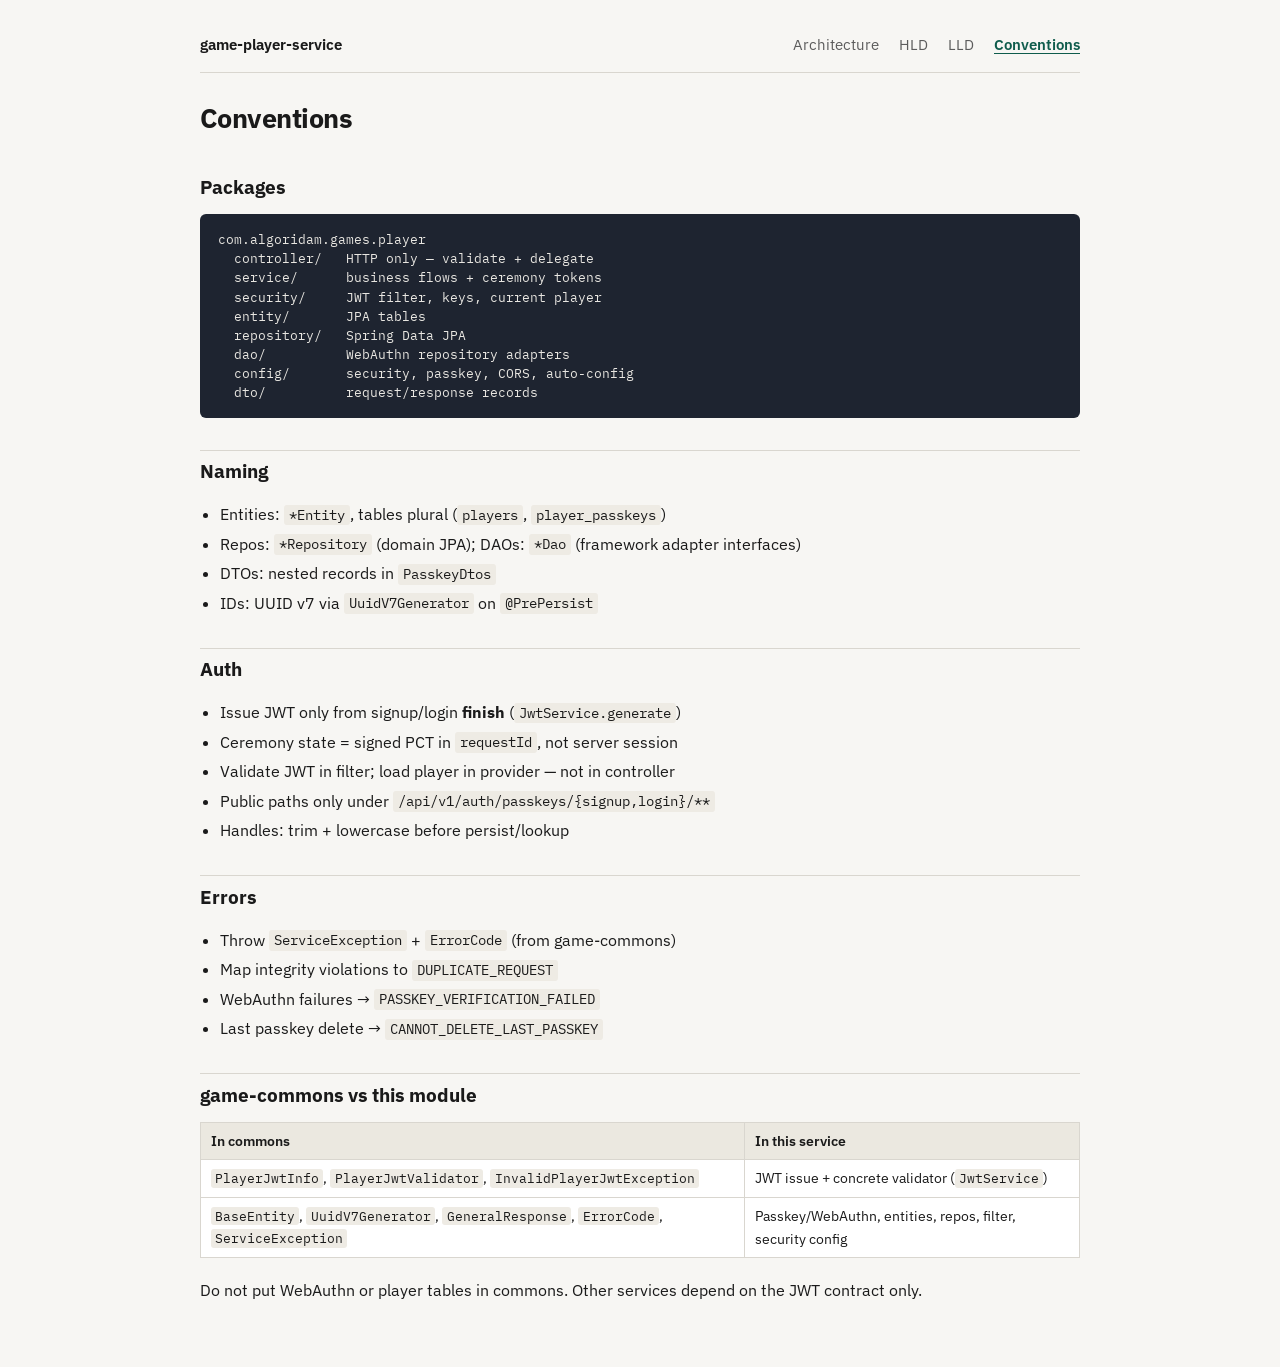
<file: game-docs/game-player-service/conventions.html>
<!DOCTYPE html>
<html lang="en">
<head>
  <meta charset="utf-8" />
  <meta name="viewport" content="width=device-width, initial-scale=1" />
  <title>Conventions — game-player-service</title>
  <link rel="preconnect" href="https://fonts.googleapis.com" />
  <link rel="preconnect" href="https://fonts.gstatic.com" crossorigin />
  <link href="https://fonts.googleapis.com/css2?family=IBM+Plex+Mono:wght@400;500&family=IBM+Plex+Sans:wght@400;600;700&display=swap" rel="stylesheet" />
  <link rel="stylesheet" href="../assets/style.css" />
</head>
<body>
  <div class="wrap">
    <nav class="top">
      <a class="brand" href="./">game-player-service</a>
      <a href="../architecture.html">Architecture</a>
      <a href="hld.html">HLD</a>
      <a href="lld.html">LLD</a>
      <a href="conventions.html" aria-current="page">Conventions</a>
    </nav>

    <h1>Conventions</h1>

    <h2>Packages</h2>
    <pre><code>com.algoridam.games.player
  controller/   HTTP only — validate + delegate
  service/      business flows + ceremony tokens
  security/     JWT filter, keys, current player
  entity/       JPA tables
  repository/   Spring Data JPA
  dao/          WebAuthn repository adapters
  config/       security, passkey, CORS, auto-config
  dto/          request/response records</code></pre>

    <h2>Naming</h2>
    <ul>
      <li>Entities: <code>*Entity</code>, tables plural (<code>players</code>, <code>player_passkeys</code>)</li>
      <li>Repos: <code>*Repository</code> (domain JPA); DAOs: <code>*Dao</code> (framework adapter interfaces)</li>
      <li>DTOs: nested records in <code>PasskeyDtos</code></li>
      <li>IDs: UUID v7 via <code>UuidV7Generator</code> on <code>@PrePersist</code></li>
    </ul>

    <h2>Auth</h2>
    <ul>
      <li>Issue JWT only from signup/login <strong>finish</strong> (<code>JwtService.generate</code>)</li>
      <li>Ceremony state = signed PCT in <code>requestId</code>, not server session</li>
      <li>Validate JWT in filter; load player in provider — not in controller</li>
      <li>Public paths only under <code>/api/v1/auth/passkeys/{signup,login}/**</code></li>
      <li>Handles: trim + lowercase before persist/lookup</li>
    </ul>

    <h2>Errors</h2>
    <ul>
      <li>Throw <code>ServiceException</code> + <code>ErrorCode</code> (from game-commons)</li>
      <li>Map integrity violations to <code>DUPLICATE_REQUEST</code></li>
      <li>WebAuthn failures → <code>PASSKEY_VERIFICATION_FAILED</code></li>
      <li>Last passkey delete → <code>CANNOT_DELETE_LAST_PASSKEY</code></li>
    </ul>

    <h2>game-commons vs this module</h2>
    <table>
      <thead>
        <tr><th>In commons</th><th>In this service</th></tr>
      </thead>
      <tbody>
        <tr>
          <td><code>PlayerJwtInfo</code>, <code>PlayerJwtValidator</code>, <code>InvalidPlayerJwtException</code></td>
          <td>JWT issue + concrete validator (<code>JwtService</code>)</td>
        </tr>
        <tr>
          <td><code>BaseEntity</code>, <code>UuidV7Generator</code>, <code>GeneralResponse</code>, <code>ErrorCode</code>, <code>ServiceException</code></td>
          <td>Passkey/WebAuthn, entities, repos, filter, security config</td>
        </tr>
      </tbody>
    </table>
    <p>Do not put WebAuthn or player tables in commons. Other services depend on the JWT contract only.</p>
  </div>
</body>
</html>
</file>
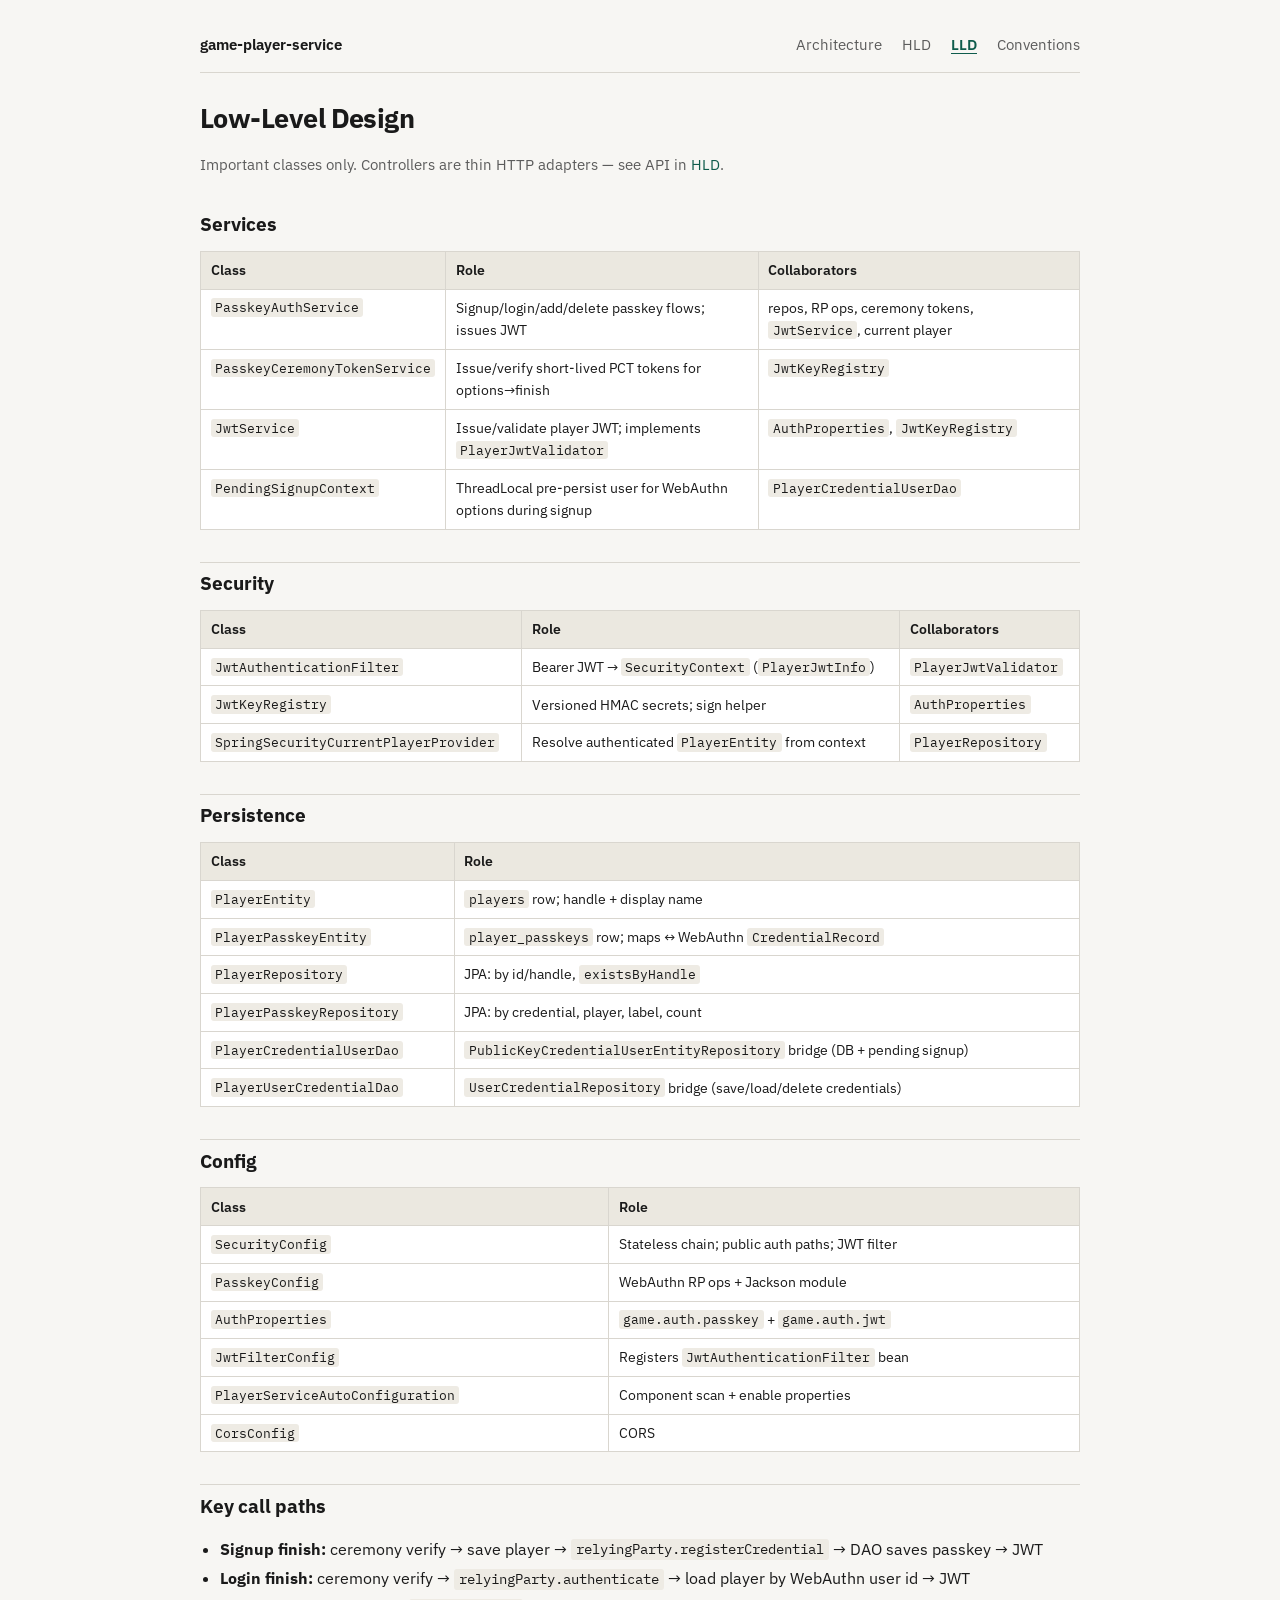
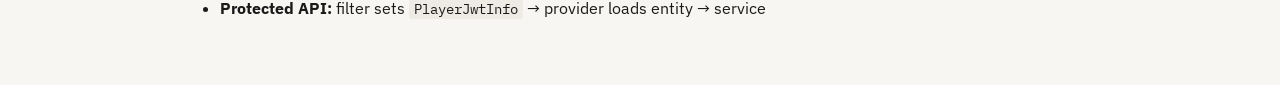
<file: game-docs/game-player-service/lld.html>
<!DOCTYPE html>
<html lang="en">
<head>
  <meta charset="utf-8" />
  <meta name="viewport" content="width=device-width, initial-scale=1" />
  <title>LLD — game-player-service</title>
  <link rel="preconnect" href="https://fonts.googleapis.com" />
  <link rel="preconnect" href="https://fonts.gstatic.com" crossorigin />
  <link href="https://fonts.googleapis.com/css2?family=IBM+Plex+Mono:wght@400;500&family=IBM+Plex+Sans:wght@400;600;700&display=swap" rel="stylesheet" />
  <link rel="stylesheet" href="../assets/style.css" />
</head>
<body>
  <div class="wrap">
    <nav class="top">
      <a class="brand" href="./">game-player-service</a>
      <a href="../architecture.html">Architecture</a>
      <a href="hld.html">HLD</a>
      <a href="lld.html" aria-current="page">LLD</a>
      <a href="conventions.html">Conventions</a>
    </nav>

    <h1>Low-Level Design</h1>
    <p class="muted">Important classes only. Controllers are thin HTTP adapters — see API in <a href="hld.html">HLD</a>.</p>

    <h2>Services</h2>
    <table>
      <thead>
        <tr><th>Class</th><th>Role</th><th>Collaborators</th></tr>
      </thead>
      <tbody>
        <tr><td><code>PasskeyAuthService</code></td><td>Signup/login/add/delete passkey flows; issues JWT</td><td>repos, RP ops, ceremony tokens, <code>JwtService</code>, current player</td></tr>
        <tr><td><code>PasskeyCeremonyTokenService</code></td><td>Issue/verify short-lived PCT tokens for options→finish</td><td><code>JwtKeyRegistry</code></td></tr>
        <tr><td><code>JwtService</code></td><td>Issue/validate player JWT; implements <code>PlayerJwtValidator</code></td><td><code>AuthProperties</code>, <code>JwtKeyRegistry</code></td></tr>
        <tr><td><code>PendingSignupContext</code></td><td>ThreadLocal pre-persist user for WebAuthn options during signup</td><td><code>PlayerCredentialUserDao</code></td></tr>
      </tbody>
    </table>

    <h2>Security</h2>
    <table>
      <thead>
        <tr><th>Class</th><th>Role</th><th>Collaborators</th></tr>
      </thead>
      <tbody>
        <tr><td><code>JwtAuthenticationFilter</code></td><td>Bearer JWT → <code>SecurityContext</code> (<code>PlayerJwtInfo</code>)</td><td><code>PlayerJwtValidator</code></td></tr>
        <tr><td><code>JwtKeyRegistry</code></td><td>Versioned HMAC secrets; sign helper</td><td><code>AuthProperties</code></td></tr>
        <tr><td><code>SpringSecurityCurrentPlayerProvider</code></td><td>Resolve authenticated <code>PlayerEntity</code> from context</td><td><code>PlayerRepository</code></td></tr>
      </tbody>
    </table>

    <h2>Persistence</h2>
    <table>
      <thead>
        <tr><th>Class</th><th>Role</th></tr>
      </thead>
      <tbody>
        <tr><td><code>PlayerEntity</code></td><td><code>players</code> row; handle + display name</td></tr>
        <tr><td><code>PlayerPasskeyEntity</code></td><td><code>player_passkeys</code> row; maps ↔ WebAuthn <code>CredentialRecord</code></td></tr>
        <tr><td><code>PlayerRepository</code></td><td>JPA: by id/handle, <code>existsByHandle</code></td></tr>
        <tr><td><code>PlayerPasskeyRepository</code></td><td>JPA: by credential, player, label, count</td></tr>
        <tr><td><code>PlayerCredentialUserDao</code></td><td><code>PublicKeyCredentialUserEntityRepository</code> bridge (DB + pending signup)</td></tr>
        <tr><td><code>PlayerUserCredentialDao</code></td><td><code>UserCredentialRepository</code> bridge (save/load/delete credentials)</td></tr>
      </tbody>
    </table>

    <h2>Config</h2>
    <table>
      <thead>
        <tr><th>Class</th><th>Role</th></tr>
      </thead>
      <tbody>
        <tr><td><code>SecurityConfig</code></td><td>Stateless chain; public auth paths; JWT filter</td></tr>
        <tr><td><code>PasskeyConfig</code></td><td>WebAuthn RP ops + Jackson module</td></tr>
        <tr><td><code>AuthProperties</code></td><td><code>game.auth.passkey</code> + <code>game.auth.jwt</code></td></tr>
        <tr><td><code>JwtFilterConfig</code></td><td>Registers <code>JwtAuthenticationFilter</code> bean</td></tr>
        <tr><td><code>PlayerServiceAutoConfiguration</code></td><td>Component scan + enable properties</td></tr>
        <tr><td><code>CorsConfig</code></td><td>CORS</td></tr>
      </tbody>
    </table>

    <h2>Key call paths</h2>
    <ul>
      <li><strong>Signup finish:</strong> ceremony verify → save player → <code>relyingParty.registerCredential</code> → DAO saves passkey → JWT</li>
      <li><strong>Login finish:</strong> ceremony verify → <code>relyingParty.authenticate</code> → load player by WebAuthn user id → JWT</li>
      <li><strong>Protected API:</strong> filter sets <code>PlayerJwtInfo</code> → provider loads entity → service</li>
    </ul>
  </div>
</body>
</html>
</file>
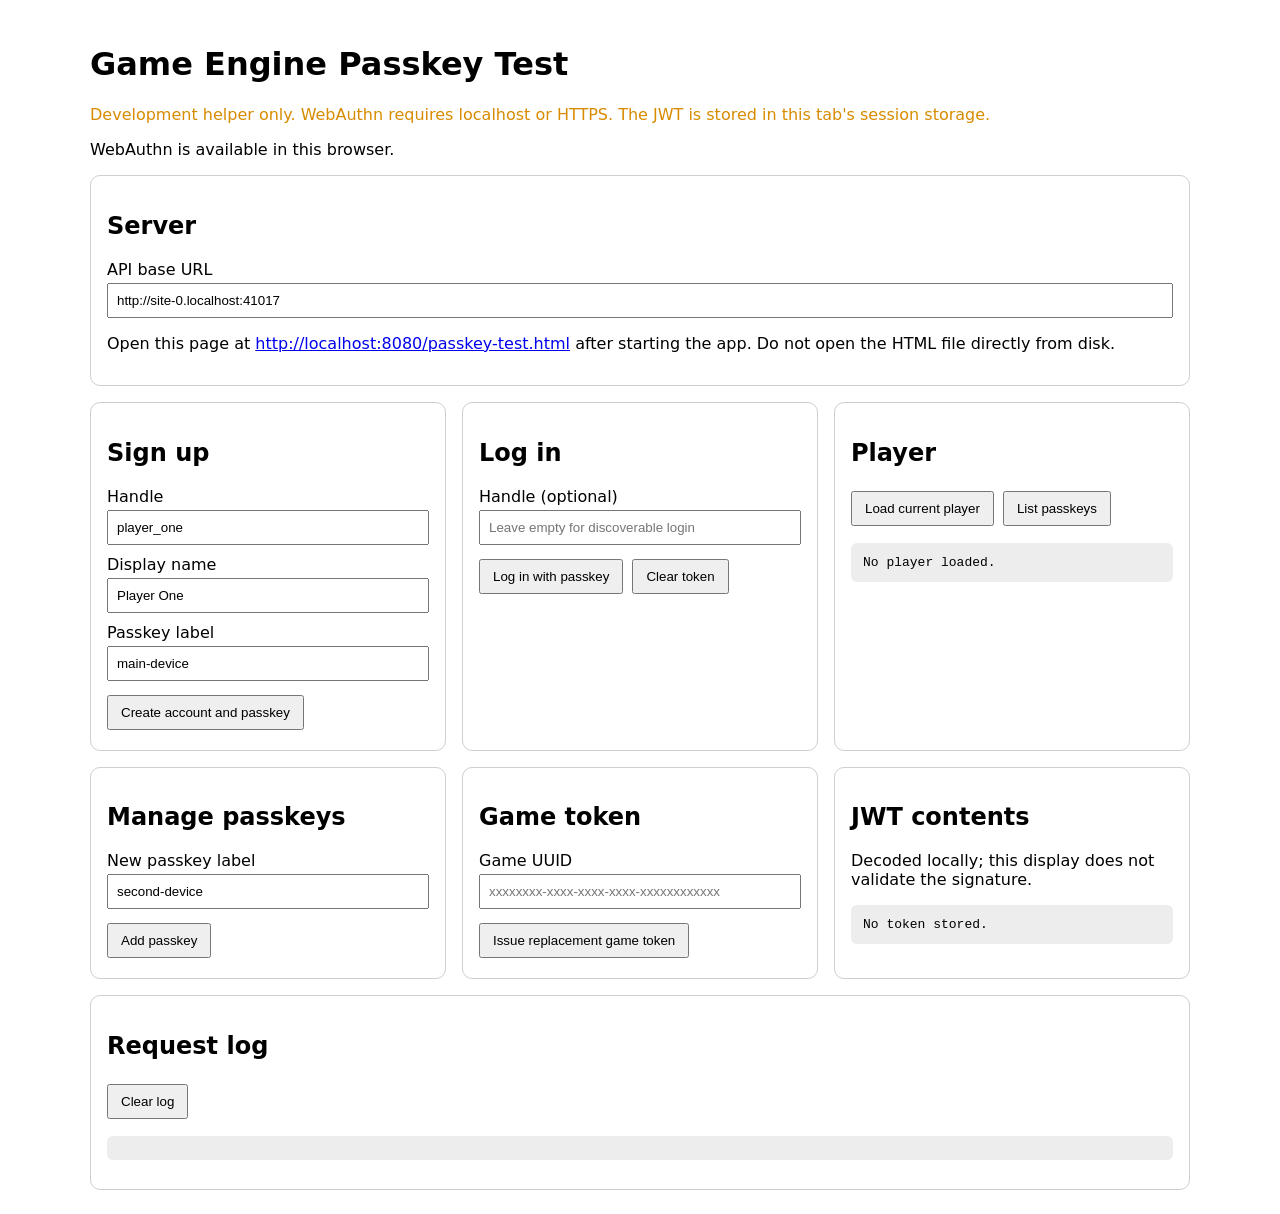
<file: game-player-service/src/main/resources/static/passkey-test.html>
<!doctype html>
<html lang="en">
  <head>
    <meta charset="utf-8" />
    <meta name="viewport" content="width=device-width, initial-scale=1" />
    <title>Game Engine Passkey Test</title>
    <style>
      :root {
        color-scheme: light dark;
        font-family: system-ui, sans-serif;
      }
      body {
        max-width: 1100px;
        margin: 0 auto;
        padding: 24px;
      }
      main {
        display: grid;
        grid-template-columns: repeat(auto-fit, minmax(300px, 1fr));
        gap: 16px;
      }
      section {
        border: 1px solid #8886;
        border-radius: 10px;
        padding: 16px;
      }
      label {
        display: block;
        margin: 10px 0;
      }
      input {
        box-sizing: border-box;
        display: block;
        margin-top: 4px;
        padding: 8px;
        width: 100%;
      }
      button {
        cursor: pointer;
        margin: 4px 4px 4px 0;
        padding: 8px 12px;
      }
      pre {
        background: #7772;
        border-radius: 6px;
        max-height: 360px;
        overflow: auto;
        padding: 12px;
        white-space: pre-wrap;
        word-break: break-word;
      }
      .wide {
        grid-column: 1 / -1;
      }
      .warning {
        color: #d88b00;
      }
      #status[data-error="true"] {
        color: #d33;
      }
      #page-error {
        background: #d332;
        border: 1px solid #d33;
        border-radius: 8px;
        padding: 12px 16px;
      }
      #page-error a {
        color: inherit;
      }
    </style>
  </head>
  <body>
    <h1>Game Engine Passkey Test</h1>
    <p class="warning">
      Development helper only. WebAuthn requires localhost or HTTPS. The JWT is
      stored in this tab's session storage.
    </p>
    <div id="page-error" hidden></div>
    <p id="support"></p>
    <p id="status"></p>

    <main>
      <section class="wide">
        <h2>Server</h2>
        <label>
          API base URL
          <input
            id="api-base"
            value="http://localhost:8080"
            placeholder="http://localhost:8080"
          />
        </label>
        <p>
          Open this page at
          <a id="served-url" href="http://localhost:8080/passkey-test.html"
            >http://localhost:8080/passkey-test.html</a
          >
          after starting the app. Do not open the HTML file directly from disk.
        </p>
      </section>

      <section>
        <h2>Sign up</h2>
        <label>Handle <input id="signup-handle" value="player_one" /></label>
        <label>Display name <input id="signup-display" value="Player One" /></label>
        <label>Passkey label <input id="signup-label" value="main-device" /></label>
        <button id="signup">Create account and passkey</button>
      </section>

      <section>
        <h2>Log in</h2>
        <label>
          Handle (optional)
          <input id="login-handle" placeholder="Leave empty for discoverable login" />
        </label>
        <button id="login">Log in with passkey</button>
        <button id="clear-token">Clear token</button>
      </section>

      <section>
        <h2>Player</h2>
        <button id="me">Load current player</button>
        <button id="list-passkeys">List passkeys</button>
        <pre id="player-output">No player loaded.</pre>
      </section>

      <section>
        <h2>Manage passkeys</h2>
        <label>New passkey label <input id="add-label" value="second-device" /></label>
        <button id="add-passkey">Add passkey</button>
        <div id="passkey-list"></div>
      </section>

      <section>
        <h2>Game token</h2>
        <label>Game UUID <input id="game-id" placeholder="xxxxxxxx-xxxx-xxxx-xxxx-xxxxxxxxxxxx" /></label>
        <button id="game-token">Issue replacement game token</button>
      </section>

      <section>
        <h2>JWT contents</h2>
        <p>Decoded locally; this display does not validate the signature.</p>
        <pre id="jwt-output">No token stored.</pre>
      </section>

      <section class="wide">
        <h2>Request log</h2>
        <button id="clear-log">Clear log</button>
        <pre id="log"></pre>
      </section>
    </main>

    <script>
      const TOKEN_KEY = "game-engine-jwt";
      const API_BASE_KEY = "game-engine-api-base";
      const DEFAULT_API_BASE = "http://localhost:8080";
      const logEntries = [];
      const $ = (id) => document.getElementById(id);
      const openedFromFile = window.location.protocol === "file:";

      function normalizeBase(value) {
        return value.replace(/\/+$/, "");
      }

      function apiBase() {
        const value = $("api-base").value.trim();
        return normalizeBase(value || DEFAULT_API_BASE);
      }

      function apiUrl(path) {
        return `${apiBase()}${path}`;
      }

      function showPageError(messageHtml) {
        const pageError = $("page-error");
        pageError.hidden = false;
        pageError.innerHTML = messageHtml;
      }

      function initializePageContext() {
        const servedUrl = `${DEFAULT_API_BASE}/passkey-test.html`;
        $("served-url").href = servedUrl;
        $("served-url").textContent = servedUrl;

        if (window.location.protocol === "http:" || window.location.protocol === "https:") {
          $("api-base").value = normalizeBase(window.location.origin);
        } else {
          const savedBase = sessionStorage.getItem(API_BASE_KEY);
          $("api-base").value = savedBase || DEFAULT_API_BASE;
          showPageError(
            `This page was opened from disk (<code>file://</code>). Passkey flows work best when served by the app at <a href="${servedUrl}">${servedUrl}</a>. You can still point API base URL at a running server, but WebAuthn may fail from <code>file://</code>.`,
          );
        }

        $("api-base").addEventListener("change", () => {
          sessionStorage.setItem(API_BASE_KEY, apiBase());
        });
      }

      function setStatus(message, error = false) {
        $("status").textContent = message;
        $("status").dataset.error = String(error);
      }

      function log(label, value) {
        const rendered =
          typeof value === "string" ? value : JSON.stringify(value, null, 2);
        logEntries.unshift(`[${new Date().toISOString()}] ${label}\n${rendered}`);
        logEntries.length = Math.min(logEntries.length, 100);
        $("log").textContent = logEntries.join("\n\n");
      }

      function base64UrlToBytes(value) {
        const padding = "=".repeat((4 - (value.length % 4)) % 4);
        const base64 = value.replace(/-/g, "+").replace(/_/g, "/") + padding;
        const binary = atob(base64);
        return Uint8Array.from(binary, (character) => character.charCodeAt(0));
      }

      function bytesToBase64Url(value) {
        const bytes = new Uint8Array(value);
        let binary = "";
        bytes.forEach((byte) => (binary += String.fromCharCode(byte)));
        return btoa(binary)
          .replace(/\+/g, "-")
          .replace(/\//g, "_")
          .replace(/=+$/, "");
      }

      function creationOptions(publicKey) {
        return {
          ...publicKey,
          challenge: base64UrlToBytes(publicKey.challenge),
          user: {
            ...publicKey.user,
            id: base64UrlToBytes(publicKey.user.id),
          },
          excludeCredentials: (publicKey.excludeCredentials || []).map((item) => ({
            ...item,
            id: base64UrlToBytes(item.id),
          })),
        };
      }

      function requestOptions(publicKey) {
        return {
          ...publicKey,
          challenge: base64UrlToBytes(publicKey.challenge),
          allowCredentials: (publicKey.allowCredentials || []).map((item) => ({
            ...item,
            id: base64UrlToBytes(item.id),
          })),
        };
      }

      function registrationCredential(credential) {
        return {
          id: credential.id,
          rawId: bytesToBase64Url(credential.rawId),
          type: credential.type,
          authenticatorAttachment: credential.authenticatorAttachment,
          clientExtensionResults: credential.getClientExtensionResults(),
          response: {
            clientDataJSON: bytesToBase64Url(credential.response.clientDataJSON),
            attestationObject: bytesToBase64Url(credential.response.attestationObject),
            transports: credential.response.getTransports
              ? credential.response.getTransports()
              : [],
          },
        };
      }

      function assertionCredential(credential) {
        return {
          id: credential.id,
          rawId: bytesToBase64Url(credential.rawId),
          type: credential.type,
          authenticatorAttachment: credential.authenticatorAttachment,
          clientExtensionResults: credential.getClientExtensionResults(),
          response: {
            clientDataJSON: bytesToBase64Url(credential.response.clientDataJSON),
            authenticatorData: bytesToBase64Url(credential.response.authenticatorData),
            signature: bytesToBase64Url(credential.response.signature),
            userHandle: credential.response.userHandle
              ? bytesToBase64Url(credential.response.userHandle)
              : null,
          },
        };
      }

      async function api(path, options = {}, authenticated = false) {
        const headers = { "Content-Type": "application/json", ...(options.headers || {}) };
        if (authenticated) {
          const token = sessionStorage.getItem(TOKEN_KEY);
          if (!token) {
            throw new Error("Log in before calling this endpoint");
          }
          headers.Authorization = `Bearer ${token}`;
        }
        const url = apiUrl(path);
        let response;
        try {
          response = await fetch(url, { ...options, headers });
        } catch (error) {
          throw new Error(
            `Could not reach ${url}. Start the server with "mvn spring-boot:run -pl game-server" and open ${DEFAULT_API_BASE}/passkey-test.html instead of the file on disk.`,
          );
        }
        const body = await response.json().catch(() => null);
        log(`${options.method || "GET"} ${url} → ${response.status}`, body);
        if (!response.ok || body?.error) {
          throw new Error(
            body?.error?.message || `Request failed with status ${response.status}`,
          );
        }
        return body?.data;
      }

      function saveToken(authResponse) {
        sessionStorage.setItem(TOKEN_KEY, authResponse.token);
        renderJwt();
      }

      function decodePart(part) {
        const bytes = base64UrlToBytes(part);
        return JSON.parse(new TextDecoder().decode(bytes));
      }

      function renderJwt() {
        const token = sessionStorage.getItem(TOKEN_KEY);
        if (!token) {
          $("jwt-output").textContent = "No token stored.";
          return;
        }
        try {
          const [header, payload] = token.split(".");
          $("jwt-output").textContent = JSON.stringify(
            { header: decodePart(header), payload: decodePart(payload) },
            null,
            2,
          );
        } catch (error) {
          $("jwt-output").textContent = `Unable to decode token: ${error.message}`;
        }
      }

      async function signup() {
        const optionsResponse = await api(
          "/api/v1/auth/passkeys/signup/options",
          {
            method: "POST",
            body: JSON.stringify({
              handle: $("signup-handle").value,
              displayName: $("signup-display").value,
              label: $("signup-label").value,
            }),
          },
        );
        const credential = await navigator.credentials.create({
          publicKey: creationOptions(optionsResponse.publicKey),
        });
        const authResponse = await api("/api/v1/auth/passkeys/signup/finish", {
          method: "POST",
          body: JSON.stringify({
            requestId: optionsResponse.requestId,
            credential: registrationCredential(credential),
          }),
        });
        saveToken(authResponse);
      }

      async function login(gameId = null) {
        const body = { handle: $("login-handle").value || null };
        if (gameId) {
          body.gameId = gameId;
        }
        const optionsResponse = await api(
          "/api/v1/auth/passkeys/login/options",
          {
            method: "POST",
            body: JSON.stringify(body),
          },
        );
        const credential = await navigator.credentials.get({
          publicKey: requestOptions(optionsResponse.publicKey),
        });
        const authResponse = await api("/api/v1/auth/passkeys/login/finish", {
          method: "POST",
          body: JSON.stringify({
            requestId: optionsResponse.requestId,
            credential: assertionCredential(credential),
          }),
        });
        saveToken(authResponse);
      }

      async function addPasskey() {
        const optionsResponse = await api(
          "/api/v1/player/passkeys/options",
          {
            method: "POST",
            body: JSON.stringify({ label: $("add-label").value }),
          },
          true,
        );
        const credential = await navigator.credentials.create({
          publicKey: creationOptions(optionsResponse.publicKey),
        });
        await api(
          "/api/v1/player/passkeys/finish",
          {
            method: "POST",
            body: JSON.stringify({
              requestId: optionsResponse.requestId,
              credential: registrationCredential(credential),
            }),
          },
          true,
        );
        await listPasskeys();
      }

      async function listPasskeys() {
        const passkeys = await api("/api/v1/player/passkeys", {}, true);
        const container = $("passkey-list");
        container.replaceChildren();
        for (const passkey of passkeys) {
          const row = document.createElement("p");
          const text = document.createElement("span");
          text.textContent = `${passkey.label} (${passkey.id}) `;
          const button = document.createElement("button");
          button.textContent = "Delete";
          button.addEventListener("click", () =>
            run(async () => {
              await api(
                `/api/v1/player/passkeys/${encodeURIComponent(passkey.id)}`,
                { method: "DELETE" },
                true,
              );
              await listPasskeys();
            }),
          );
          row.append(text, button);
          container.append(row);
        }
      }

      async function run(action) {
        try {
          setStatus("Working…");
          await action();
          setStatus("Completed successfully.");
        } catch (error) {
          console.error(error);
          setStatus(error.message || String(error), true);
          log("Error", error.stack || String(error));
        }
      }

      $("signup").addEventListener("click", () => run(signup));
      $("login").addEventListener("click", () => run(login));
      $("add-passkey").addEventListener("click", () => run(addPasskey));
      $("list-passkeys").addEventListener("click", () => run(listPasskeys));
      $("me").addEventListener("click", () =>
        run(async () => {
          $("player-output").textContent = JSON.stringify(
            await api("/api/v1/player/me", {}, true),
            null,
            2,
          );
        }),
      );
      $("game-token").addEventListener("click", () =>
        run(async () => {
          const gameId = $("game-id").value;
          if (!gameId) {
            throw new Error("Enter a game ID first");
          }
          await login(gameId);
        }),
      );
      $("clear-token").addEventListener("click", () => {
        sessionStorage.removeItem(TOKEN_KEY);
        renderJwt();
        setStatus("Token cleared.");
      });
      $("clear-log").addEventListener("click", () => {
        logEntries.length = 0;
        $("log").textContent = "";
      });

      const supported =
        !openedFromFile &&
        window.isSecureContext &&
        "PublicKeyCredential" in window &&
        navigator.credentials;
      $("support").textContent = openedFromFile
        ? "Opened from disk. Use the served URL above for WebAuthn."
        : supported
          ? "WebAuthn is available in this browser."
          : "WebAuthn is unavailable. Use localhost/HTTPS in a supported browser.";
      for (const button of document.querySelectorAll("button")) {
        if (!supported && !["clear-log", "clear-token"].includes(button.id)) {
          button.disabled = true;
        }
      }
      initializePageContext();
      renderJwt();
    </script>
  </body>
</html>
</file>
<file: game-docs/assets/style.css>
/* game-docs shared styles */
:root {
  --bg: #f7f6f3;
  --surface: #ffffff;
  --text: #1a1a1a;
  --muted: #5c5c5c;
  --border: #d9d6cf;
  --accent: #0f5c4c;
  --code-bg: #eeebe4;
  --pre-bg: #1e2430;
  --pre-text: #e8e6e1;
}

* { box-sizing: border-box; }

html { scroll-behavior: smooth; }

body {
  margin: 0;
  font-family: "IBM Plex Sans", "Segoe UI", sans-serif;
  background: var(--bg);
  color: var(--text);
  line-height: 1.55;
}

a { color: var(--accent); text-decoration: none; }
a:hover { text-decoration: underline; }

.wrap {
  max-width: 920px;
  margin: 0 auto;
  padding: 1.25rem 1.25rem 3rem;
}

nav.top {
  display: flex;
  flex-wrap: wrap;
  gap: 0.75rem 1.25rem;
  align-items: baseline;
  padding: 0.85rem 0 1rem;
  border-bottom: 1px solid var(--border);
  margin-bottom: 1.5rem;
  font-size: 0.92rem;
}

nav.top .brand {
  font-weight: 650;
  color: var(--text);
  margin-right: auto;
}

nav.top a { color: var(--muted); }
nav.top a[aria-current="page"] {
  color: var(--accent);
  font-weight: 600;
  text-decoration: underline;
  text-underline-offset: 3px;
}

h1 {
  font-size: 1.7rem;
  font-weight: 700;
  letter-spacing: -0.02em;
  margin: 0 0 0.75rem;
}

h2 {
  font-size: 1.2rem;
  margin: 2rem 0 0.65rem;
  padding-top: 0.35rem;
  border-top: 1px solid var(--border);
}

h2:first-of-type { border-top: none; padding-top: 0; }

h3 {
  font-size: 1.02rem;
  margin: 1.35rem 0 0.5rem;
}

p, li { color: var(--text); }
.muted, nav.crumbs { color: var(--muted); font-size: 0.92rem; }

code, kbd {
  font-family: "IBM Plex Mono", ui-monospace, monospace;
  font-size: 0.88em;
  background: var(--code-bg);
  padding: 0.1em 0.35em;
  border-radius: 3px;
}

pre {
  background: var(--pre-bg);
  color: var(--pre-text);
  padding: 1rem 1.1rem;
  overflow-x: auto;
  border-radius: 6px;
  font-family: "IBM Plex Mono", ui-monospace, monospace;
  font-size: 0.82rem;
  line-height: 1.45;
}

pre code {
  background: none;
  padding: 0;
  color: inherit;
  font-size: inherit;
}

table {
  width: 100%;
  border-collapse: collapse;
  font-size: 0.9rem;
  background: var(--surface);
  margin: 0.75rem 0 1.25rem;
}

th, td {
  border: 1px solid var(--border);
  padding: 0.45rem 0.6rem;
  text-align: left;
  vertical-align: top;
}

th {
  background: #ebe8e0;
  font-weight: 600;
}

ul { padding-left: 1.25rem; }
li { margin: 0.3rem 0; }

.card-list {
  list-style: none;
  padding: 0;
  display: grid;
  gap: 0.75rem;
}

.card-list a {
  display: block;
  background: var(--surface);
  border: 1px solid var(--border);
  border-radius: 6px;
  padding: 0.9rem 1rem;
  color: var(--text);
  text-decoration: none;
}

.card-list a:hover {
  border-color: var(--accent);
  text-decoration: none;
}

.card-list strong { color: var(--accent); display: block; margin-bottom: 0.2rem; }
.card-list span { color: var(--muted); font-size: 0.9rem; }

.mermaid {
  background: var(--surface);
  border: 1px solid var(--border);
  border-radius: 6px;
  padding: 1rem;
  margin: 0.75rem 0 1.25rem;
  overflow-x: auto;
}

footer.note {
  margin-top: 2.5rem;
  padding-top: 1rem;
  border-top: 1px solid var(--border);
  color: var(--muted);
  font-size: 0.85rem;
}
</file>
